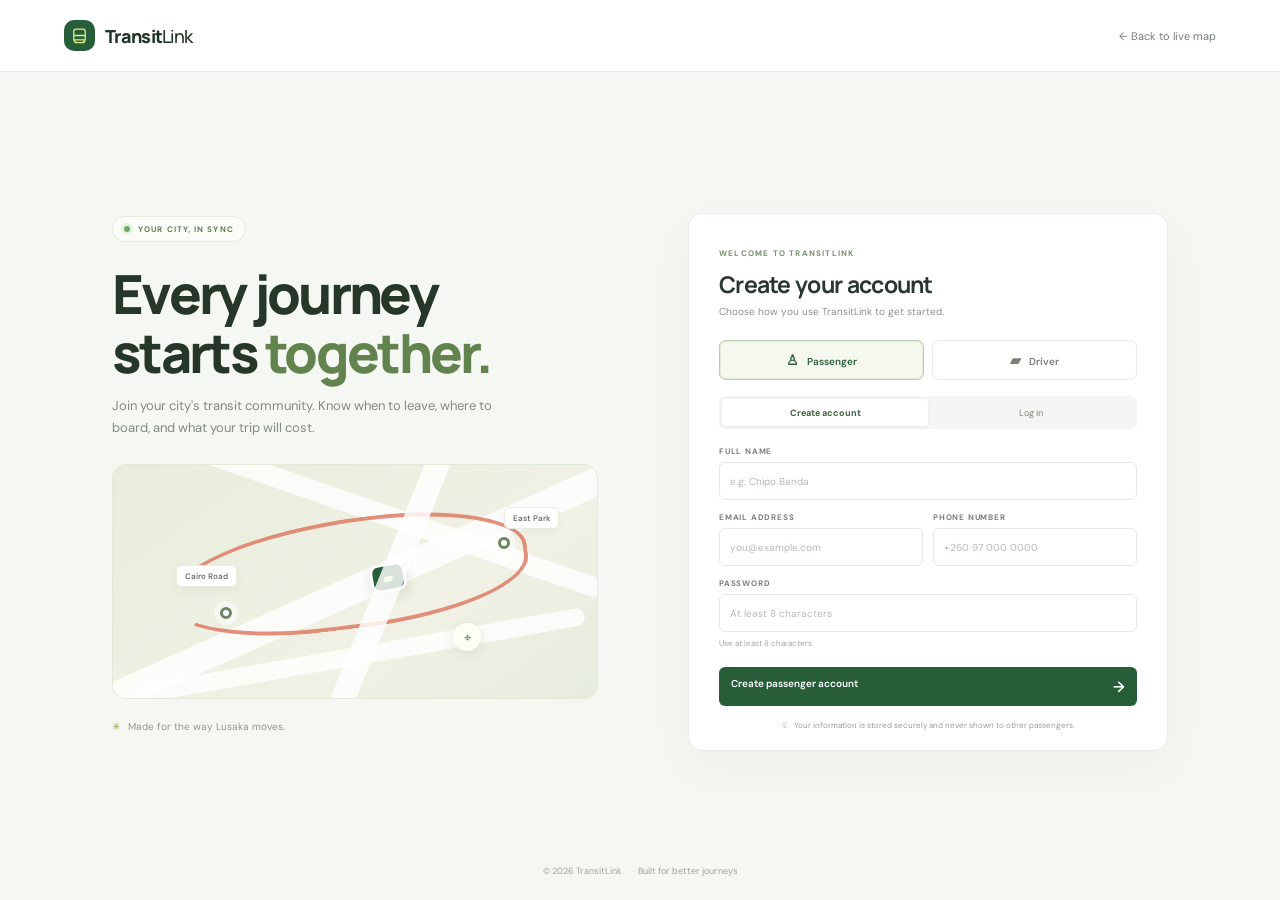
<file: auth.html>
<!doctype html>
<html lang="en"><head><meta charset="utf-8"><meta name="viewport" content="width=device-width,initial-scale=1"><meta name="theme-color" content="#f6f7f4"><title>Log in or join TransitLink</title><link rel="preconnect" href="https://fonts.googleapis.com"><link rel="preconnect" href="https://fonts.gstatic.com" crossorigin><link href="https://fonts.googleapis.com/css2?family=DM+Sans:wght@400;500;600;700&family=Manrope:wght@400;500;600;700;800&display=swap" rel="stylesheet"><link rel="stylesheet" href="styles.css"><link rel="stylesheet" href="auth.css"></head>
<body><script>if(location.protocol==='file:')location.replace('http://127.0.0.1:8000/auth.html')</script><div class="auth-page"><header class="auth-top"><a class="brand" href="index.html"><span class="brand-mark"><svg viewBox="0 0 32 32" aria-hidden="true"><path d="M8 22V10.5C8 8.6 9.6 7 11.5 7h9c1.9 0 3.5 1.6 3.5 3.5V22M8 16h16M11 25h.1M21 25h.1M8 22h16l-2 4H10z"/></svg></span><span>Transit<span class="brand-light">Link</span></span></a><a class="back-link" href="index.html">← Back to live map</a></header>
<main class="auth-layout"><section class="auth-promo"><div class="promo-pill"><i></i> YOUR CITY, IN SYNC</div><h1>Every journey<br>starts <em>together.</em></h1><p>Join your city's transit community. Know when to leave, where to board, and what your trip will cost.</p><div class="promo-art"><div class="art-road road-one"></div><div class="art-road road-two"></div><div class="art-route"></div><div class="art-stop stop-one"></div><div class="art-stop stop-two"></div><div class="art-bus">▰</div><div class="art-pin">⌖</div><span class="art-label label-one">Cairo Road</span><span class="art-label label-two">East Park</span></div><div class="promo-foot"><span>✳</span> Made for the way Lusaka moves.</div></section>
<section class="auth-card"><div class="auth-heading"><span class="auth-kicker">WELCOME TO TRANSITLINK</span><h2 id="formTitle">Create your account</h2><p id="formSubtitle">Choose how you use TransitLink to get started.</p></div><div class="account-tabs" role="tablist" aria-label="Account type"><button class="account-tab selected" data-role="passenger" role="tab" aria-selected="true"><span>♙</span> Passenger</button><button class="account-tab" data-role="driver" role="tab" aria-selected="false"><span>▰</span> Driver</button></div>
<div class="mode-switch"><button class="mode active" data-mode="register">Create account</button><button class="mode" data-mode="login">Log in</button></div>
<form id="authForm" novalidate><input type="hidden" id="role" value="passenger"><div class="form-grid"><label class="form-field full" id="nameField"><span>FULL NAME</span><input id="fullName" name="fullName" autocomplete="name" placeholder="e.g. Chipo Banda" required></label><label class="form-field"><span>EMAIL ADDRESS</span><input id="email" name="email" type="email" autocomplete="email" placeholder="you@example.com" required></label><label class="form-field"><span>PHONE NUMBER</span><input id="phone" name="phone" type="tel" autocomplete="tel" placeholder="+260 97 000 0000"></label><label class="form-field full"><span>PASSWORD</span><input id="password" name="password" type="password" autocomplete="new-password" placeholder="At least 8 characters" minlength="8" required><small class="field-hint">Use at least 8 characters.</small></label>
<div class="driver-fields full" id="driverFields" hidden><div class="driver-intro"><span class="driver-symbol">▰</span><div><strong>Bus and service details</strong><small>These details help match your bus to the right route.</small></div></div><div class="form-grid inner-grid"><label class="form-field"><span>BUS FLEET CODE</span><input id="fleetCode" placeholder="e.g. BL-024" autocomplete="off"></label><label class="form-field"><span>NUMBER PLATE</span><input id="plateNumber" placeholder="ABC 1234" autocomplete="off"></label><label class="form-field"><span>BUS MAKE / MODEL</span><input id="busModel" placeholder="e.g. Toyota Coaster" autocomplete="off"></label><label class="form-field"><span>SEATING CAPACITY</span><input id="capacity" type="number" min="1" max="100" placeholder="e.g. 25"></label><label class="form-field full"><span>ASSIGNED ROUTE</span><select id="routeCode"><option value="">Choose a route</option><option value="R1">R1 · Town Centre Loop</option><option value="R3">R3 · East Park Express</option><option value="R7">R7 · University Line</option></select></label></div></div></div>
<div class="form-error" id="formError" role="alert" aria-live="polite"></div><button class="auth-submit" id="submitButton" type="submit">Create passenger account <span>→</span></button></form><div class="secure-note"><span>♧</span> Your information is stored securely and never shown to other passengers.</div><div class="auth-success" id="successBox" hidden><span class="success-check">✓</span><strong id="successTitle">Account created</strong><p id="successText">You can now sign in to TransitLink.</p><button id="continueButton">Continue to log in →</button></div></section></main><footer class="auth-footer">© 2026 TransitLink <span>·</span> Built for better journeys</footer></div><script src="auth.js"></script></body></html>
</file>
<file: styles.css>
:root{--ink:#19251d;--muted:#838b82;--paper:#f6f7f4;--line:#e9ece6;--green:#275d38;--lime:#d9f187;--red:#e56c58;--blue:#668bd9;--teal:#47a982;--orange:#e6a15e}*{box-sizing:border-box}body{margin:0;background:var(--paper);color:var(--ink);font-family:'DM Sans',sans-serif;font-size:13px}.app-shell{min-height:100vh;display:flex}.sidebar{width:248px;flex:0 0 248px;background:#fff;border-right:1px solid var(--line);padding:25px 17px 16px;display:flex;flex-direction:column;min-height:100vh}.brand{display:flex;align-items:center;gap:10px;text-decoration:none;color:#1f3526;font-family:Manrope,sans-serif;font-size:19px;font-weight:800;letter-spacing:-.7px;padding:1px 5px 28px}.brand-light{font-weight:500}.brand-mark{width:31px;height:31px;background:var(--green);border-radius:10px;display:grid;place-items:center}.brand-mark svg{width:23px;stroke:#d8f08a;fill:none;stroke-width:1.8;stroke-linecap:round;stroke-linejoin:round}.city-select{height:58px;background:#f6f8f4;border:1px solid #edf0e9;border-radius:10px;display:flex;align-items:center;gap:10px;padding:9px 11px;margin-bottom:30px}.city-dot{width:8px;height:8px;border-radius:99px;background:#74b972;box-shadow:0 0 0 4px #e3f0df}.city-select span:nth-child(2){display:flex;flex-direction:column;gap:3px;flex:1}.city-select small,.nav-label,.field-label{color:#9aa197;font-size:9px;font-weight:700;letter-spacing:1px}.city-select strong{font-size:12px}.chevron{font-size:16px;color:#8a9289}.nav-label{padding:0 9px 11px}.nav{display:grid;gap:4px}.nav-item{height:39px;border:0;background:none;text-align:left;padding:0 11px;border-radius:8px;color:#667067;font:500 12px 'DM Sans';display:flex;align-items:center;gap:11px;cursor:pointer}.nav-item.active{background:#edf4e8;color:#285a36;font-weight:700}.nav-icon{font-size:17px;line-height:1;width:17px;text-align:center}.nav-count{margin-left:auto;background:#d8e7ce;color:#46724c;border-radius:10px;padding:2px 7px;font-size:10px}.side-divider{height:1px;background:var(--line);margin:22px 0 19px}.section-head{display:flex;justify-content:space-between;align-items:center;padding:0 8px 8px}.plus{border:0;background:none;color:#738075;font-size:18px;cursor:pointer}.route-list{display:grid;gap:3px}.route-row{display:flex;align-items:center;text-align:left;width:100%;border:0;background:none;padding:9px 8px;gap:9px;border-radius:8px;cursor:pointer;color:inherit}.route-row:hover,.nav-item:hover{background:#f4f6f2}.route-color{width:9px;height:9px;border-radius:50%;flex:0 0 9px}.coral{background:var(--red)}.blue{background:var(--blue)}.green{background:var(--teal)}.route-row>span:nth-child(2){display:grid;gap:4px;flex:1}.route-row strong{font-size:11px;font-weight:600}.route-row small,.profile small{font-size:10px;color:#92998f}.star{font-size:12px;color:#c5c9c1}.side-bottom{margin-top:auto}.service-card{display:flex;align-items:flex-start;gap:9px;padding:12px 9px;background:#f4f8f0;border:1px solid #e8efe1;border-radius:9px;margin-bottom:17px;position:relative}.service-icon{background:#dfedcf;color:#4d784a;border-radius:6px;width:25px;height:25px;display:grid;place-items:center}.service-card div:nth-child(2){display:grid;gap:4px}.service-card strong{font-size:10px}.service-card small{font-size:9px;color:#8a9487}.green-pulse{position:absolute;right:10px;top:13px;width:6px;height:6px;border-radius:50%;background:#65ae67}.profile{width:100%;display:flex;align-items:center;gap:9px;border:0;border-top:1px solid var(--line);background:none;padding:14px 2px 0;text-align:left;cursor:pointer;color:inherit}.avatar{height:30px;width:30px;border-radius:50%;background:#e8d5c5;color:#775844;display:grid;place-items:center;font-size:10px;font-weight:700}.profile>span:nth-child(2){display:grid;gap:3px;flex:1}.profile strong{font-size:11px}.more,.more-button{font-size:17px;color:#9aa197}.main-area{flex:1;min-width:0}.topbar{height:61px;padding:0 35px;display:flex;align-items:center;justify-content:space-between;border-bottom:1px solid var(--line);background:#fff}.breadcrumb{font-size:11px;color:#8e968d}.breadcrumb span{margin:0 9px;color:#c3c8c0}.breadcrumb strong{font-weight:600;color:#344137}.top-actions{display:flex;align-items:center;gap:20px}.icon-button{position:relative;border:0;background:none;font-size:17px;color:#566258;cursor:pointer}.notification-dot{position:absolute;right:1px;top:1px;width:5px;height:5px;border-radius:50%;background:#e07860}.help-button{border:0;background:none;color:#677167;font:11px 'DM Sans';cursor:pointer}.help-button:first-letter{font-weight:bold}.content{max-width:1540px;margin:auto;padding:27px 35px 16px}.page-heading{display:flex;justify-content:space-between;align-items:flex-end;margin-bottom:21px}.eyebrow{display:flex;align-items:center;gap:7px;color:#6b8067;font-size:9px;font-weight:700;letter-spacing:1.1px}.live-dot{width:6px;height:6px;background:#5ca875;border-radius:50%;display:inline-block;box-shadow:0 0 0 3px #e3f1e5}.updated{color:#a0a79d;font-size:8px;letter-spacing:.5px;margin-left:6px}h1,h2,p{margin:0}h1{font-family:Manrope,sans-serif;font-size:27px;letter-spacing:-1px;margin:9px 0 4px;font-weight:700;color:#26352a}.page-heading p{color:#838b82;font-size:12px}.date-chip{height:33px;border:1px solid #e7ebe4;background:#fff;border-radius:7px;padding:0 11px;color:#657065;font:11px 'DM Sans';display:flex;gap:7px;align-items:center}.stats{display:grid;grid-template-columns:repeat(3,1fr);gap:13px;margin-bottom:18px}.stat-card{height:78px;background:#fff;border:1px solid #e9ece6;border-radius:10px;display:flex;align-items:center;padding:13px 15px;gap:11px;position:relative}.stat-icon{width:34px;height:34px;border-radius:9px;display:grid;place-items:center;font-size:19px}.lime{background:#eff6dc;color:#66813f}.lavender{background:#eeedfa;color:#7775b1}.peach{background:#fff0e6;color:#c98653}.stat-card>div{display:grid;gap:5px}.stat-card small{font-size:8px;letter-spacing:.7px;color:#959d93;font-weight:700}.stat-card strong{font-family:Manrope;font-size:19px;line-height:1;color:#26362a}.stat-card em{font:500 10px 'DM Sans';color:#899188}.stat-trend{margin-left:auto;align-self:flex-end;padding-bottom:5px;font-size:9px;color:#569067}.stat-trend.muted{color:#9ba198}.workspace{display:grid;grid-template-columns:minmax(400px,1fr) 300px;gap:15px;align-items:start}.map-card,.panel{background:white;border:1px solid #e8ebe5;border-radius:11px;overflow:hidden}.map-toolbar{height:62px;padding:0 17px;display:flex;align-items:center;justify-content:space-between}.map-title{display:flex;align-items:center;gap:10px}.map-title-icon{width:30px;height:30px;background:#edf3e7;color:#47704c;border-radius:8px;display:grid;place-items:center;font-size:18px}.map-title h2,.panel h2{font:700 13px Manrope;color:#29372d}.map-title small{display:block;font-size:10px;color:#929a90;margin-top:3px}.map-tools{display:flex;gap:6px}.map-tool{height:29px;border:1px solid #e8ebe5;background:#fff;border-radius:6px;padding:0 8px;color:#606b60;font:10px 'DM Sans';cursor:pointer}.map-tool:hover,.date-chip:hover{background:#f5f7f3}.map-tool.square{font-size:15px;width:30px;padding:0}.map-wrap{height:clamp(360px,48vh,520px);position:relative;overflow:hidden;background:#f0f1ea}.map-grid{position:absolute;inset:0;background-image:radial-gradient(#d9ded4 1px,transparent 1px);background-size:21px 21px;opacity:.22}.city-map{height:100%;width:100%;position:absolute;inset:0;transition:transform .25s}.neighborhoods text{font:700 12px 'DM Sans';letter-spacing:2px;fill:#bdc4b7}.route-line{fill:none;stroke-width:6;stroke-linecap:round;stroke-linejoin:round;opacity:.86}.route-red{stroke:var(--red)}.route-blue{stroke:var(--blue)}.route-green{stroke:var(--teal)}.route-orange{stroke:var(--orange)}.stops circle{fill:white;stroke:#929d8d;stroke-width:3}.stop-names{font:600 11px 'DM Sans';fill:#596858}.bus-marker circle{fill:#fff;stroke:#fff;stroke-width:6;opacity:.86}.bus-marker rect{fill:#285d3a;stroke:#fff;stroke-width:1}.bus-marker path{stroke:#d8f18a;stroke-width:1.2;fill:none;stroke-linecap:round}.bus-a{animation:floatA 14s ease-in-out infinite}.bus-b{animation:floatB 18s ease-in-out infinite}.bus-c{animation:floatC 16s ease-in-out infinite}.route-line.hidden-route{opacity:.12}.bus-marker.hidden-route{opacity:.2}.you-marker circle:first-child{fill:#6b91de;opacity:.2}.you-marker circle:last-child{fill:#5c80cc;stroke:white;stroke-width:3}.town-label{position:absolute;left:42%;top:37%;font-size:9px;font-weight:700;letter-spacing:1px;color:#788675;background:#fffde2a8;padding:4px 7px;border-radius:3px}.map-zoom{position:absolute;right:13px;top:13px;display:grid;border:1px solid #e3e7de;border-radius:6px;overflow:hidden;box-shadow:0 2px 8px #34452b12}.map-zoom button{height:30px;width:30px;border:0;background:white;color:#667266;font-size:17px;cursor:pointer}.map-zoom button+button{border-top:1px solid #edf0e9}.map-compass{position:absolute;right:18px;top:88px;display:grid;place-items:center;font-size:8px;color:#737d71;background:#ffffffd9;border-radius:30px;width:24px;height:34px}.map-compass span{font-size:12px;color:#4f7654;line-height:9px}.map-legend{position:absolute;left:13px;bottom:13px;display:flex;gap:12px;background:#ffffffed;border:1px solid #e9ece6;border-radius:6px;padding:8px 10px;color:#697469;font-size:9px}.map-legend span{display:flex;align-items:center;gap:5px}.legend-bus{width:9px;height:9px;border-radius:3px;background:#2d633e}.legend-stop{width:8px;height:8px;border:2px solid #7d897c;background:white;border-radius:50%}.legend-you{width:9px;height:9px;border:2px solid #fff;box-shadow:0 0 0 2px #6588d3;background:#6588d3;border-radius:50%}.map-attribution{position:absolute;bottom:3px;right:5px;color:#8a9286;font-size:7px;background:#ffffffa8;padding:2px}.map-footer{height:43px;display:flex;justify-content:space-between;align-items:center;padding:0 14px}.route-filters{display:flex;gap:5px}.filter-chip{height:24px;border:1px solid transparent;background:transparent;border-radius:5px;padding:0 8px;color:#747d72;font:10px 'DM Sans';cursor:pointer}.filter-chip.selected{background:#f0f5eb;border-color:#e5ecdc;color:#476648;font-weight:600}.tiny-dot{display:inline-block;width:6px;height:6px;border-radius:50%;margin-right:4px}.all-dot{background:#6f8e60}.map-refresh{font-size:9px;color:#859084;display:flex;align-items:center;gap:7px}.map-refresh .live-dot{width:5px;height:5px}.right-column{display:grid;gap:13px}.panel{padding:15px}.panel-heading{display:flex;justify-content:space-between;align-items:flex-start;margin-bottom:17px}.panel-heading p{font-size:10px;color:#929990;margin-top:4px}.panel-icon{background:#edf4e8;color:#51764b;border-radius:7px;width:28px;height:28px;display:grid;place-items:center;font-size:18px}.field-label{display:block;font-size:8px;margin:0 0 6px 2px}.select-wrap{height:37px;border:1px solid #e8ebe5;border-radius:6px;display:flex;align-items:center;padding:0 9px;gap:9px;background:#fff}.select-wrap select{height:100%;width:100%;border:0;background:transparent;color:#49564b;font:11px 'DM Sans';outline:0;appearance:none;background-image:url("data:image/svg+xml,%3Csvg xmlns='http://www.w3.org/2000/svg' width='12' height='12' viewBox='0 0 24 24' fill='none' stroke='%23838b82' stroke-width='2'%3E%3Cpath d='m6 9 6 6 6-6'/%3E%3C/svg%3E");background-repeat:no-repeat;background-position:right center;cursor:pointer}.field-pin{width:8px;height:8px;border:2px solid;border-radius:50%;flex:0 0 8px}.field-pin.start{border-color:#59a072}.field-pin.end{border-color:#e17c63}.swap-btn{position:relative;z-index:1;display:block;margin:-5px 11px -5px auto;height:20px;width:20px;border:1px solid #e4e8e1;border-radius:50%;background:#fff;color:#7f8a7e;font-size:12px;cursor:pointer}.fare-result{margin-top:14px;border:1px solid #ebefe5;background:#f8faf5;border-radius:7px;padding:10px}.fare-top,.fare-meta{display:flex;align-items:center;justify-content:space-between}.fare-top span{font-size:8px;color:#929b8f;letter-spacing:.7px;font-weight:700}.fare-top strong{font:800 19px Manrope;color:#315f39}.fare-meta{font-size:9px;color:#788376;margin-top:5px}.primary-button{width:100%;height:36px;border:0;border-radius:6px;background:#285d39;color:#fff;font:600 11px 'DM Sans';margin-top:10px;cursor:pointer;transition:background .2s}.primary-button:hover{background:#1f4b2e}.primary-button span{float:right;margin-right:9px;font-size:15px;line-height:12px}.nearby-panel{padding:14px 15px 11px}.panel-heading.compact{align-items:center;margin-bottom:10px}.more-button{border:0;background:none;cursor:pointer}.bus-list{display:grid}.nearby-bus{display:flex;align-items:center;gap:8px;padding:10px 0;border-top:1px solid #f0f2ed}.bus-route-badge{width:27px;height:25px;border-radius:6px;display:grid;place-items:center;font-size:9px;font-weight:700}.r1{background:#fff0ec;color:#cf6654}.r3{background:#edf1fb;color:#5e7dc4}.nearby-info{flex:1;min-width:0;display:grid;gap:4px}.nearby-info>strong{font-size:10px}.nearby-info small{font-size:8px;color:#91998f;white-space:nowrap;overflow:hidden;text-overflow:ellipsis}.on-time{font-size:7px;color:#559165;background:#edf6eb;border-radius:4px;padding:2px 4px;margin-left:3px;font-weight:500}.arrival{text-align:right;display:grid;gap:3px}.arrival strong{font:700 15px Manrope;color:#344738}.arrival strong small{font:500 9px 'DM Sans';color:#788276}.arrival>small{font-size:8px;color:#98a095}.text-button{border:0;border-top:1px solid #f0f2ed;background:none;width:100%;height:34px;text-align:left;color:#547557;font:600 9px 'DM Sans';cursor:pointer}.text-button span{float:right;font-size:13px}.tip-card{padding:12px;background:#f3f5ed;border:1px solid #e9ede2;border-radius:9px;display:flex;gap:10px}.tip-icon{width:27px;height:27px;display:grid;place-items:center;border-radius:7px;background:#e4edcf;color:#789047;font-size:15px;flex:0 0 27px}.tip-card strong{font-size:10px}.tip-card p{font-size:9px;color:#858e81;line-height:1.5;margin:4px 0}.tip-card button{border:0;background:none;padding:0;color:#597a4b;font:600 9px 'DM Sans';cursor:pointer}.tip-card button span{margin-left:4px}.bottom-note{display:flex;align-items:center;gap:8px;color:#899188;font-size:9px;padding:17px 2px 0}.bottom-note>span:first-child{color:#84a24c}.bottom-note a{color:#638258;text-decoration:none;margin-left:10px}.note-right{margin-left:auto;color:#a0a69e}.toast{position:fixed;bottom:22px;left:50%;transform:translate(-50%,20px);background:#233f2b;color:white;padding:11px 16px;border-radius:8px;font-size:11px;box-shadow:0 7px 25px #1c302c2a;opacity:0;pointer-events:none;transition:.25s;z-index:20}.toast.show{opacity:1;transform:translate(-50%,0)}.map-card.expanded{position:fixed;z-index:10;inset:22px;background:white;display:flex;flex-direction:column}.map-card.expanded .map-wrap{flex:1;height:auto}.map-card.expanded .city-map{min-height:100%}@keyframes floatA{0%,100%{transform:translate(478px,276px)}50%{transform:translate(520px,265px)}}@keyframes floatB{0%,100%{transform:translate(337px,273px)}50%{transform:translate(365px,309px)}}@keyframes floatC{0%,100%{transform:translate(665px,333px)}50%{transform:translate(611px,270px)}}
.sign-in-link{color:#557653;text-decoration:none;font-size:10px;font-weight:600;border:1px solid #dfe8d8;background:#f8faf6;border-radius:6px;padding:8px 10px}.sign-in-link:hover{background:#edf4e8}.copyright-footer{display:flex;justify-content:center;gap:5px;flex-wrap:wrap;border-top:1px solid #e9ece6;margin-top:13px;padding:11px 0 4px;color:#9ba298;font-size:9px}.copyright-footer strong{color:#71836d;font-weight:600}
@media(max-width:1100px){.sidebar{width:215px;flex-basis:215px}.content{padding:24px 22px}.topbar{padding:0 22px}.workspace{grid-template-columns:minmax(360px,1fr) 275px}.stat-trend{font-size:8px}.map-tools .map-tool span{display:none}}@media(max-width:850px){.sidebar{width:64px;flex-basis:64px;padding:20px 10px}.brand{padding:0 5px 28px}.brand>span:last-child,.city-select span:not(.city-dot),.nav-label,.nav-item:not(.active),.nav-item.active{font-size:0}.brand-mark{flex:0 0 31px}.city-select{height:38px;padding:0;justify-content:center;margin-bottom:25px}.city-dot{margin:0}.nav-item.active{justify-content:center;padding:0}.nav-icon{font-size:17px}.nav-count,.side-divider,.section-head,.route-list,.service-card,.profile>span:not(.avatar){display:none}.profile{justify-content:center}.workspace{grid-template-columns:minmax(0,1fr)}.right-column{grid-template-columns:repeat(2,minmax(0,1fr))}.search-panel{grid-row:span 2}.tip-card{align-self:start}.content{padding:22px 18px}.topbar{padding:0 18px}}@media(max-width:560px){.sidebar{display:none}.topbar{height:52px;padding:0 15px}.content{padding:22px 13px}.page-heading{align-items:flex-start}.page-heading h1{font-size:23px}.date-chip{font-size:0;padding:0 9px}.date-chip:first-letter{font-size:14px}.stats{grid-template-columns:1fr;gap:7px}.stat-card{height:60px}.stat-trend{font-size:9px}.workspace{display:flex;flex-direction:column}.map-card{width:100%;order:0}.right-column{display:grid;grid-template-columns:1fr;width:100%;order:1}.map-wrap{height:390px}.map-toolbar{padding:0 11px}.map-title small{font-size:9px}.map-tool{padding:0 7px}.map-tool span{display:none}.map-footer{padding:0 7px}.route-filters{gap:0}.filter-chip{padding:0 5px;font-size:9px}.map-refresh{font-size:8px;gap:5px}.bottom-note{flex-wrap:wrap}.note-right{display:none}.top-actions{gap:8px}.help-button{display:none}.sign-in-link{font-size:9px;padding:7px}}
</file>
<file: auth.css>
.auth-page{min-height:100vh;background:#f5f7f2}.auth-top{height:72px;padding:0 clamp(20px,5vw,78px);display:flex;align-items:center;justify-content:space-between;background:#fff;border-bottom:1px solid #e9ece6}.auth-top .brand{padding:0;font-size:18px}.back-link{font-size:11px;color:#748074;text-decoration:none}.back-link:hover{color:#315f39}.auth-layout{max-width:1100px;margin:35px auto 0;padding:0 22px;min-height:calc(100vh - 150px);display:grid;grid-template-columns:minmax(300px,1fr) minmax(390px,480px);align-items:center;gap:clamp(35px,7vw,100px)}.auth-promo{align-self:stretch;display:flex;flex-direction:column;justify-content:center;padding:20px 0 35px}.promo-pill{align-self:flex-start;border:1px solid #e4ebdc;background:#fafdF7;border-radius:20px;color:#637d56;padding:7px 11px;font-size:8px;font-weight:700;letter-spacing:1.1px;display:flex;align-items:center;gap:8px}.promo-pill i{width:6px;height:6px;border-radius:50%;background:#70a96f;box-shadow:0 0 0 3px #e7f1e2}.auth-promo h1{font:800 clamp(36px,4.3vw,54px)/1.09 Manrope,sans-serif;letter-spacing:-2.7px;color:#26372a;margin:22px 0 13px}.auth-promo h1 em{font-style:normal;color:#62834d}.auth-promo>p{font-size:13px;color:#818b80;line-height:1.7;max-width:385px}.promo-art{height:235px;margin:25px 0 21px;border-radius:14px;background:linear-gradient(145deg,#e7eddc,#f1f1e5 65%,#e5ecdf);position:relative;overflow:hidden;border:1px solid #e2e9d9}.promo-art:before,.promo-art:after{content:"";position:absolute;background:#fff;opacity:.82;border-radius:40px;transform:rotate(-24deg)}.promo-art:before{width:650px;height:28px;left:-60px;top:100px}.promo-art:after{height:370px;width:24px;left:55%;top:-70px;transform:rotate(22deg)}.art-road{position:absolute;background:#fff;opacity:.8;border-radius:30px}.road-one{width:460px;height:20px;left:42px;top:40px;transform:rotate(19deg)}.road-two{width:450px;height:18px;left:25px;bottom:34px;transform:rotate(-10deg)}.art-route{position:absolute;width:75%;height:110px;left:11%;top:54px;border:4px solid #df7962;border-left-color:transparent;border-radius:60% 45% 50% 45%;transform:rotate(-7deg);opacity:.83}.art-stop{position:absolute;width:12px;height:12px;border:3px solid #6d8661;border-radius:50%;background:white;box-shadow:0 0 0 6px #ffffff80}.stop-one{left:22%;top:61%}.stop-two{right:18%;top:31%}.art-bus{position:absolute;left:53%;top:42%;width:36px;height:29px;border-radius:9px;background:#285d39;border:3px solid #fff;color:#d9ef8f;display:grid;place-items:center;font-size:15px;box-shadow:0 4px 12px #38553b28;transform:rotate(-10deg)}.art-pin{position:absolute;right:24%;bottom:20%;width:28px;height:28px;background:#fbfff4;color:#527550;border-radius:50%;display:grid;place-items:center;box-shadow:0 3px 12px #38553b1c}.art-label{position:absolute;background:#fff;border:1px solid #e8ebdf;border-radius:5px;padding:5px 8px;font-size:8px;font-weight:600;color:#687364;box-shadow:0 3px 10px #32472b0d}.label-one{left:13%;top:43%}.label-two{right:8%;top:18%}.promo-foot{font-size:10px;color:#91998f}.promo-foot span{color:#89a24b;margin-right:5px}.auth-card{background:#fff;border:1px solid #e8ece5;border-radius:14px;padding:29px 30px 20px;box-shadow:0 15px 50px #31432a0a}.auth-kicker{font-size:8px;color:#78916b;font-weight:700;letter-spacing:1.2px}.auth-heading h2{font:700 23px Manrope;letter-spacing:-.7px;margin:8px 0 5px;color:#29382d}.auth-heading p{font-size:10px;color:#8b9489}.account-tabs{display:grid;grid-template-columns:1fr 1fr;gap:8px;margin:22px 0 16px}.account-tab{height:40px;border:1px solid #e8ece5;border-radius:7px;background:#fff;color:#788176;font:600 10px 'DM Sans';cursor:pointer}.account-tab span{margin-right:6px;font-size:14px}.account-tab.selected{border-color:#b8cdae;background:#f4f8ef;color:#315e39;box-shadow:inset 0 0 0 1px #e3ecda}.mode-switch{height:33px;background:#f5f6f3;border-radius:6px;padding:3px;display:grid;grid-template-columns:1fr 1fr;margin-bottom:17px}.mode{border:0;background:transparent;border-radius:4px;color:#8b9388;font:500 9px 'DM Sans';cursor:pointer}.mode.active{background:white;color:#3f6041;box-shadow:0 1px 4px #263d2615;font-weight:700}.form-grid{display:grid;grid-template-columns:1fr 1fr;gap:12px 10px}.form-field{display:flex;flex-direction:column;gap:6px;min-width:0}.form-field.full{grid-column:1/-1}.form-field>span{font-size:8px;letter-spacing:.8px;font-weight:700;color:#788276}.form-field input,.form-field select{width:100%;height:38px;border:1px solid #e5e9e2;background:#fff;border-radius:6px;padding:0 10px;color:#37443a;outline:0;font:10px 'DM Sans'}.form-field input::placeholder{color:#b4bbb1}.form-field input:focus,.form-field select:focus{border-color:#84a37a;box-shadow:0 0 0 3px #e9f1e5}.field-hint{font-size:8px;color:#a0a79d}.driver-fields{border:1px solid #e7ece1;background:#fafbf8;border-radius:8px;padding:12px;margin-top:2px}.driver-intro{display:flex;gap:8px;align-items:center;margin-bottom:12px}.driver-symbol{width:26px;height:26px;background:#e9f0dd;border-radius:6px;color:#58764d;display:grid;place-items:center}.driver-intro>div{display:grid;gap:3px}.driver-intro strong{font-size:10px;color:#364538}.driver-intro small{font-size:8px;color:#8e978b}.inner-grid{gap:10px}.form-error{min-height:14px;margin-top:5px;color:#c4574c;font-size:9px}.auth-submit{width:100%;height:39px;background:#285d39;color:white;border:0;border-radius:6px;text-align:left;padding:0 12px;font:600 10px 'DM Sans';cursor:pointer}.auth-submit:hover{background:#204d2f}.auth-submit span{float:right;font-size:15px}.auth-submit:disabled{opacity:.65;cursor:wait}.secure-note{display:flex;align-items:center;justify-content:center;gap:6px;color:#969e93;font-size:8px;text-align:center;margin-top:14px}.secure-note span{color:#719166}.auth-success{border:1px solid #dcebd7;background:#f5faf2;border-radius:8px;padding:15px;display:grid;justify-items:center;text-align:center;gap:8px;margin-top:14px}.auth-success[hidden],.driver-fields[hidden]{display:none}.success-check{height:28px;width:28px;border-radius:50%;background:#deefd9;color:#44804f;display:grid;place-items:center;font-weight:bold}.auth-success strong{font:700 13px Manrope}.auth-success p{font-size:10px;color:#798476}.auth-success button{border:0;background:none;color:#426c43;font:600 10px 'DM Sans';cursor:pointer}.auth-footer{text-align:center;padding:8px 10px 18px;color:#9ba298;font-size:9px}.auth-footer span{margin:0 5px;color:#c8cec4}.auth-card.is-success form,.auth-card.is-success .secure-note{display:none}
@media(max-width:820px){.auth-layout{grid-template-columns:minmax(0,1fr) minmax(365px,440px);gap:25px}.promo-art{height:190px}.auth-card{padding:25px 23px 18px}}@media(max-width:680px){.auth-top{height:60px;padding:0 16px}.auth-layout{display:block;padding:0 14px;margin:20px auto;min-height:auto;max-width:490px}.auth-promo{padding:5px 0 18px}.auth-promo h1{font-size:32px;margin:13px 0 7px;letter-spacing:-1.6px}.auth-promo>p{font-size:11px;max-width:450px}.promo-art,.promo-foot{display:none}.promo-pill{font-size:7px}.auth-card{padding:23px 19px 17px}.auth-heading h2{font-size:21px}.auth-footer{padding-top:10px}}
</file>
